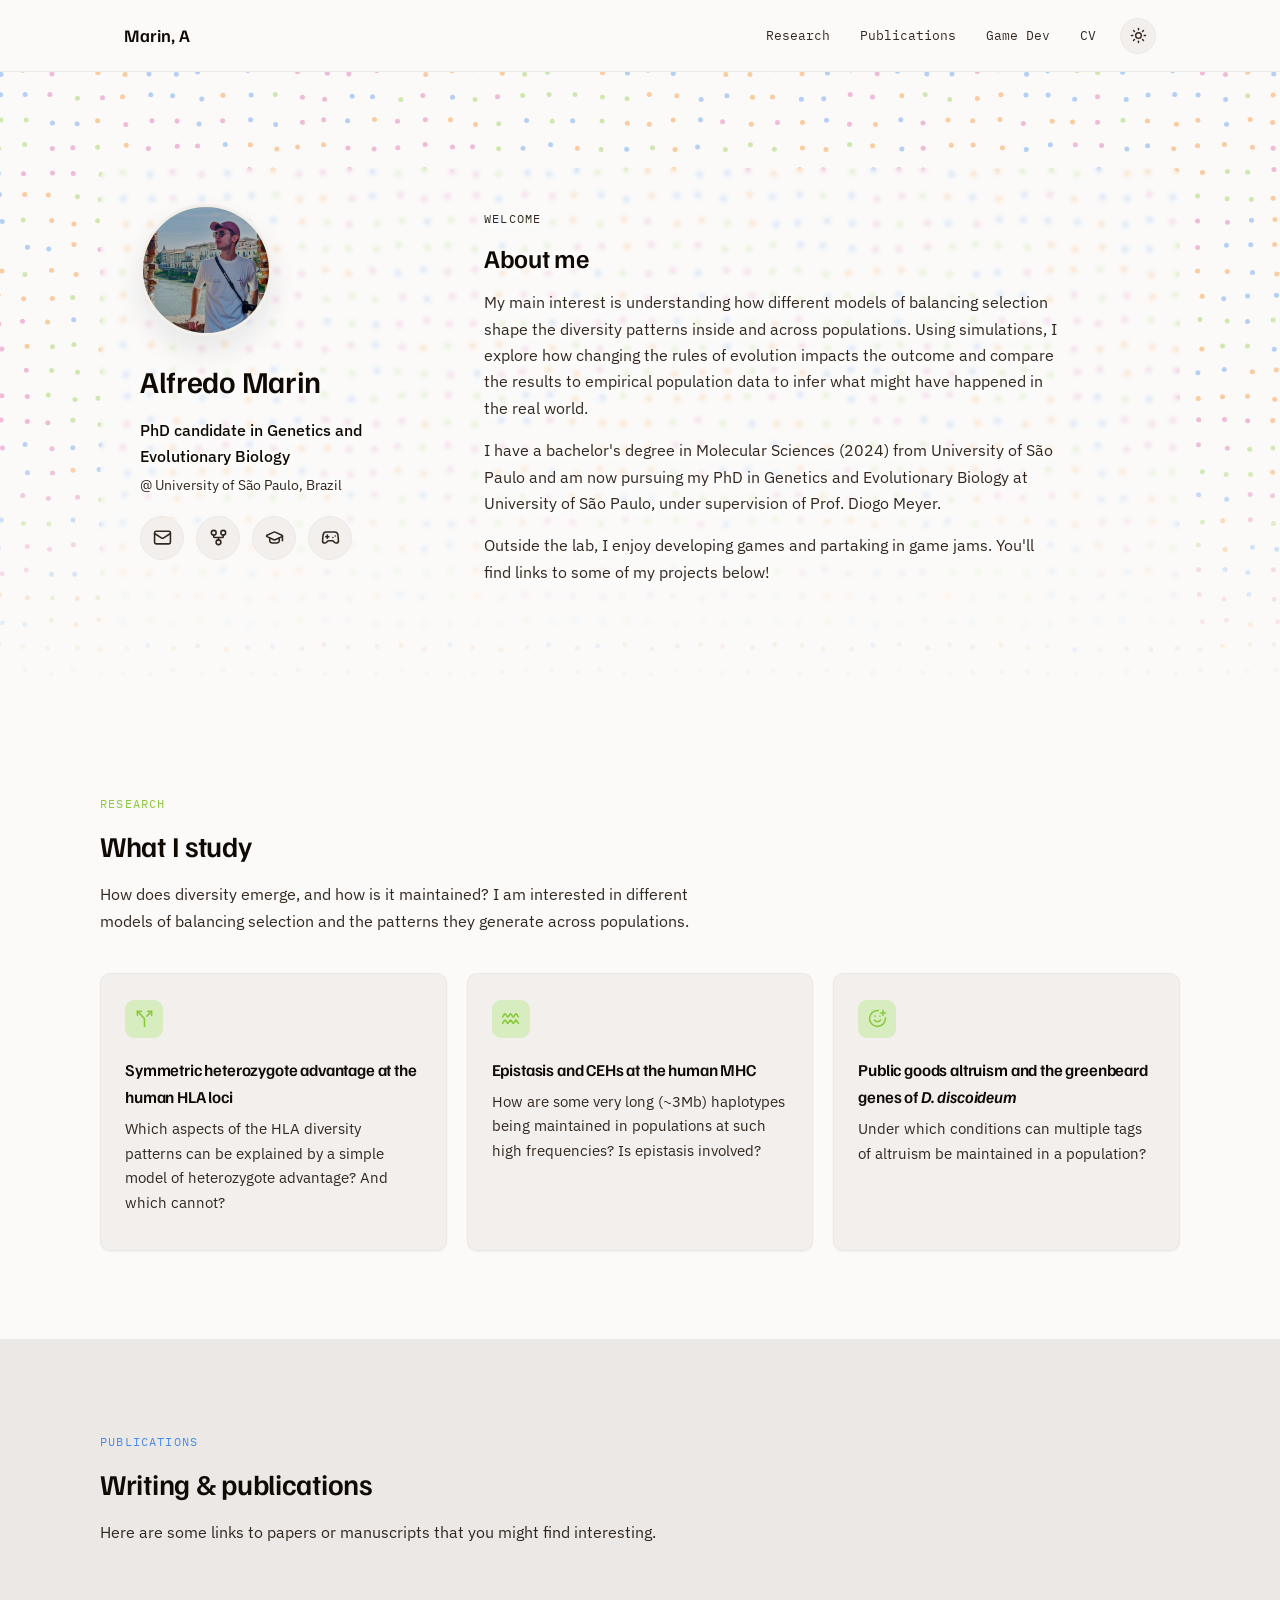
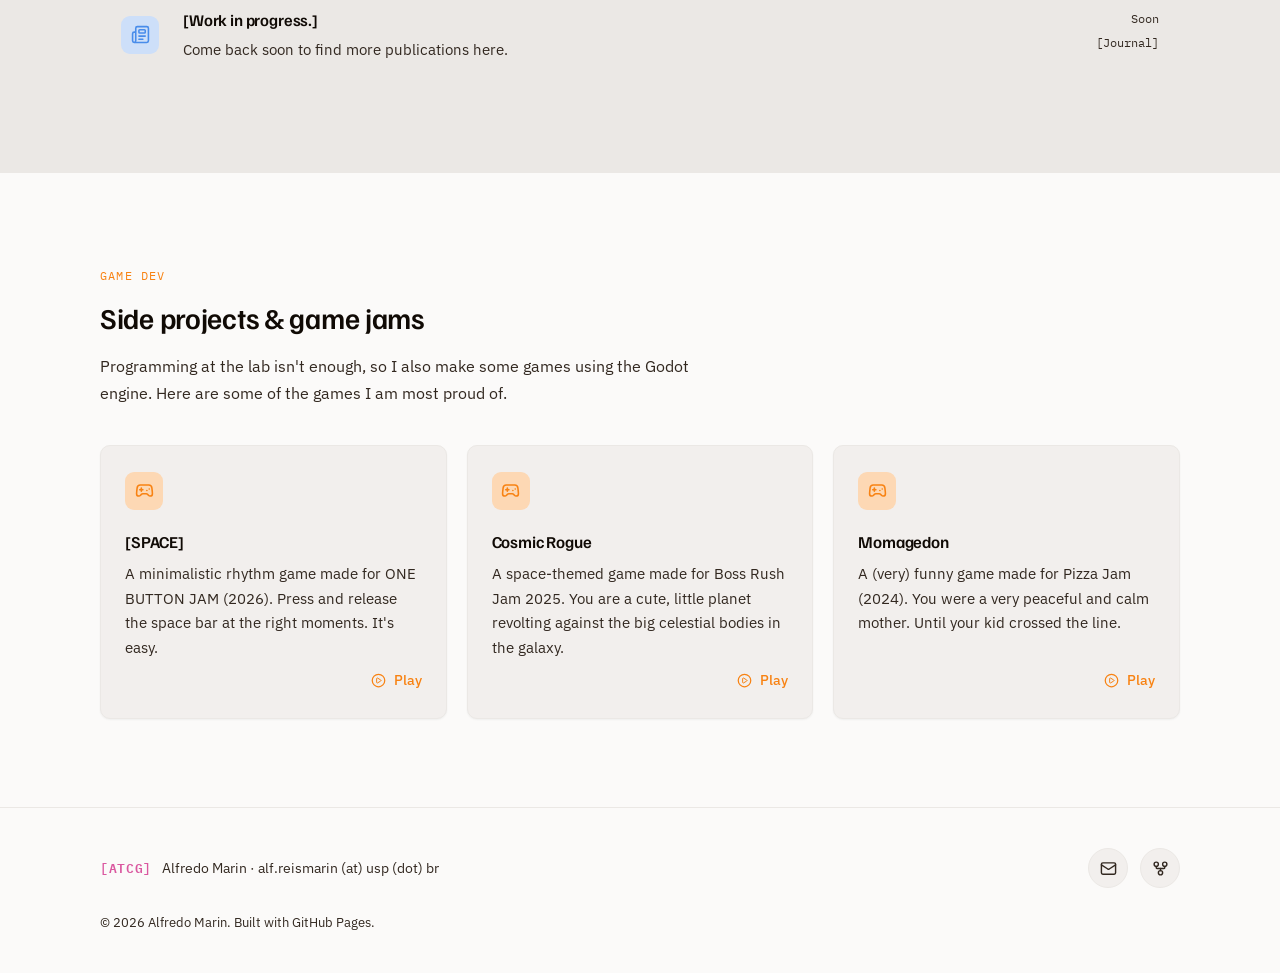
<file: index.html>
<!DOCTYPE html>
<html lang="en" data-theme="light">
<head>
<meta charset="UTF-8">
<meta name="viewport" content="width=device-width, initial-scale=1.0">
<title>Alfredo Marin @ USP</title>
<meta name="description" content="Research on evolutionary genetics and human HLA diversity, alongside game dev side projects and game jams.">

<!-- Fonts: Familjen Grotesk (display), IBM Plex Sans (body), IBM Plex Mono (data / labels) -->
<link rel="preconnect" href="https://fonts.googleapis.com">
<link rel="preconnect" href="https://fonts.gstatic.com" crossorigin>
<link href="https://fonts.googleapis.com/css2?family=Familjen+Grotesk:wght@500;600;700&family=IBM+Plex+Sans:wght@400;500;600&family=IBM+Plex+Mono:wght@400;500;600&display=swap" rel="stylesheet">

<link rel="stylesheet" href="style.css">
</head>
<body>

<!-- ============ NAV ============ -->
<header class="nav" id="nav">
  <div class="nav-inner">
    <a href="#top" class="nav-brand">
      <span class="nav-name">Marin, A</span>
    </a>

    <nav class="nav-links" id="nav-links">
      <a href="#research">Research</a>
      <a href="#publications">Publications</a>
      <a href="#gamedev">Game Dev</a>
      <a href="/assets/cv.pdf">CV</a>
    </nav>

    <div class="nav-controls">
      <button class="theme-toggle" id="theme-toggle" aria-label="Toggle dark mode">
        <svg class="icon-sun" xmlns="http://www.w3.org/2000/svg" width="24" height="24" viewBox="0 0 24 24" fill="none" stroke="currentColor" stroke-width="2" stroke-linecap="round" stroke-linejoin="round" class="lucide lucide-sun-icon lucide-sun"><circle cx="12" cy="12" r="4"/><path d="M12 2v2"/><path d="M12 20v2"/><path d="m4.93 4.93 1.41 1.41"/><path d="m17.66 17.66 1.41 1.41"/><path d="M2 12h2"/><path d="M20 12h2"/><path d="m6.34 17.66-1.41 1.41"/><path d="m19.07 4.93-1.41 1.41"/></svg>
        <svg class="icon-moon" xmlns="http://www.w3.org/2000/svg" width="24" height="24" viewBox="0 0 24 24" fill="none" stroke="currentColor" stroke-width="2" stroke-linecap="round" stroke-linejoin="round" class="lucide lucide-moon-icon lucide-moon"><path d="M20.985 12.486a9 9 0 1 1-9.473-9.472c.405-.022.617.46.402.803a6 6 0 0 0 8.268 8.268c.344-.215.825-.004.803.401"/></svg>
      </button>
      <button class="nav-burger" id="nav-burger" aria-label="Open menu" aria-expanded="false">
        <span></span><span></span><span></span>
      </button>
    </div>
  </div>
</header>

<main id="top">

  <!-- ============ HERO ============ -->
  <section class="hero">
    <canvas class="drift-canvas" id="drift-canvas" aria-hidden="true"></canvas>

    <div class="hero-inner">
      <div class="hero-profile">
        <div class="hero-photo">
          <img src="/assets/profile.jpg" alt="Alfredo Marin" onerror="this.style.display='none'; this.parentElement.classList.add('photo-empty')">
        </div>
        <h1 class="hero-name">Alfredo Marin</h1>
        <p class="hero-role">PhD candidate in Genetics and Evolutionary Biology</p>
        <p class="hero-affiliation">@ University of São Paulo, Brazil</p>

        <ul class="social-row">
          <li><a href="mailto:alf.reismarin@usp.br" aria-label="Email">
            <svg xmlns="http://www.w3.org/2000/svg" width="24" height="24" viewBox="0 0 24 24" fill="none" stroke="currentColor" stroke-width="2" stroke-linecap="round" stroke-linejoin="round" class="lucide lucide-mail-icon lucide-mail"><path d="m22 7-8.991 5.727a2 2 0 0 1-2.009 0L2 7"/><rect x="2" y="4" width="20" height="16" rx="2"/></svg>
          </a></li>
          <li><a href="https://github.com/alfroids" aria-label="GitHub">
            <svg xmlns="http://www.w3.org/2000/svg" width="24" height="24" viewBox="0 0 24 24" fill="none" stroke="currentColor" stroke-width="2" stroke-linecap="round" stroke-linejoin="round" class="lucide lucide-git-fork-icon lucide-git-fork"><circle cx="12" cy="18" r="3"/><circle cx="6" cy="6" r="3"/><circle cx="18" cy="6" r="3"/><path d="M18 9v2c0 .6-.4 1-1 1H7c-.6 0-1-.4-1-1V9"/><path d="M12 12v3"/></svg>
          </a></li>
          <li><a href="https://scholar.google.com.br/" aria-label="Google Scholar">
            <svg xmlns="http://www.w3.org/2000/svg" width="24" height="24" viewBox="0 0 24 24" fill="none" stroke="currentColor" stroke-width="2" stroke-linecap="round" stroke-linejoin="round" class="lucide lucide-graduation-cap-icon lucide-graduation-cap"><path d="M21.42 10.922a1 1 0 0 0-.019-1.838L12.83 5.18a2 2 0 0 0-1.66 0L2.6 9.08a1 1 0 0 0 0 1.832l8.57 3.908a2 2 0 0 0 1.66 0z"/><path d="M22 10v6"/><path d="M6 12.5V16a6 3 0 0 0 12 0v-3.5"/></svg>
          </a></li>
          <li><a href="https://alfroids.itch.io/" aria-label="Itch.io">
            <svg xmlns="http://www.w3.org/2000/svg" width="24" height="24" viewBox="0 0 24 24" fill="none" stroke="currentColor" stroke-width="2" stroke-linecap="round" stroke-linejoin="round" class="lucide lucide-gamepad2-icon lucide-gamepad-2"><line x1="6" x2="10" y1="11" y2="11"/><line x1="8" x2="8" y1="9" y2="13"/><line x1="15" x2="15.01" y1="12" y2="12"/><line x1="18" x2="18.01" y1="10" y2="10"/><path d="M17.32 5H6.68a4 4 0 0 0-3.978 3.59c-.006.052-.01.101-.017.152C2.604 9.416 2 14.456 2 16a3 3 0 0 0 3 3c1 0 1.5-.5 2-1l1.414-1.414A2 2 0 0 1 9.828 16h4.344a2 2 0 0 1 1.414.586L17 18c.5.5 1 1 2 1a3 3 0 0 0 3-3c0-1.545-.604-6.584-.685-7.258-.007-.05-.011-.1-.017-.151A4 4 0 0 0 17.32 5z"/></svg>
          </a></li>
        </ul>
      </div>

      <div class="hero-bio">
        <span class="eyebrow">Welcome</span>
        <h2>About me</h2>
        <p>My main interest is understanding how different models of balancing selection shape the diversity patterns inside and across populations. Using simulations, I explore how changing the rules of evolution impacts the outcome and compare the results to empirical population data to infer what might have happened in the real world.</p>
        <p>I have a bachelor's degree in Molecular Sciences (2024) from University of São Paulo and am now pursuing my PhD in Genetics and Evolutionary Biology at University of São Paulo, under supervision of Prof. Diogo Meyer.</p>
        <p>Outside the lab, I enjoy developing games and partaking in game jams. You'll find links to some of my projects below!</p>
      </div>
    </div>
  </section>

  <!-- ============ RESEARCH ============ -->
  <section class="section" id="research">
    <div class="section-inner">
      <div class="section-head reveal">
        <span class="eyebrow eyebrow-moss">Research</span>
        <h2 class="section-title">What I study</h2>
        <p class="section-lede">How does diversity emerge, and how is it maintained? I am interested in different models of balancing selection and the patterns they generate across populations.</p>
      </div>

      <div class="card-grid">

        <article class="card card-moss reveal">
          <div class="card-icon">
            <svg xmlns="http://www.w3.org/2000/svg" width="24" height="24" viewBox="0 0 24 24" fill="none" stroke="currentColor" stroke-width="2" stroke-linecap="round" stroke-linejoin="round" class="lucide lucide-split-icon lucide-split"><path d="M16 3h5v5"/><path d="M8 3H3v5"/><path d="M12 22v-8.3a4 4 0 0 0-1.172-2.872L3 3"/><path d="m15 9 6-6"/></svg>
          </div>
          <h3>Symmetric heterozygote advantage at the human HLA loci</h3>
          <p>Which aspects of the HLA diversity patterns can be explained by a simple model of heterozygote advantage? And which cannot?</p>
        </article>

        <article class="card card-moss reveal">
          <div class="card-icon">
            <svg xmlns="http://www.w3.org/2000/svg" width="24" height="24" viewBox="0 0 24 24" fill="none" stroke="currentColor" stroke-width="2" stroke-linecap="round" stroke-linejoin="round" class="lucide lucide-zodiac-aquarius-icon lucide-zodiac-aquarius"><path d="m2 10 2.456-3.684a.7.7 0 0 1 1.106-.013l2.39 3.413a.7.7 0 0 0 1.096-.001l2.402-3.432a.7.7 0 0 1 1.098 0l2.402 3.432a.7.7 0 0 0 1.098 0l2.389-3.413a.7.7 0 0 1 1.106.013L22 10"/><path d="m2 18.002 2.456-3.684a.7.7 0 0 1 1.106-.013l2.39 3.413a.7.7 0 0 0 1.097 0l2.402-3.432a.7.7 0 0 1 1.098 0l2.402 3.432a.7.7 0 0 0 1.098 0l2.389-3.413a.7.7 0 0 1 1.106.013L22 18.002"/></svg>
          </div>
          <h3>Epistasis and CEHs at the human MHC</h3>
          <p>How are some very long (~3Mb) haplotypes being maintained in populations at such high frequencies? Is epistasis involved?</p>
        </article>

        <article class="card card-moss reveal">
          <div class="card-icon">
            <svg xmlns="http://www.w3.org/2000/svg" width="24" height="24" viewBox="0 0 24 24" fill="none" stroke="currentColor" stroke-width="2" stroke-linecap="round" stroke-linejoin="round" class="lucide lucide-smile-plus-icon lucide-smile-plus"><path d="M22 11v1a10 10 0 1 1-9-10"/><path d="M8 14s1.5 2 4 2 4-2 4-2"/><line x1="9" x2="9.01" y1="9" y2="9"/><line x1="15" x2="15.01" y1="9" y2="9"/><path d="M16 5h6"/><path d="M19 2v6"/></svg>
          </div>
          <h3>Public goods altruism and the greenbeard genes of <i>D. discoideum</i></h3>
          <p>Under which conditions can multiple tags of altruism be maintained in a population?</p>
        </article>

      </div>
    </div>
  </section>

  <!-- ============ PUBLICATIONS ============ -->
  <section class="section section-alt" id="publications">
    <div class="section-inner">
      <div class="section-head reveal">
        <span class="eyebrow eyebrow-slate">Publications</span>
        <h2 class="section-title">Writing &amp; publications</h2>
        <p class="section-lede">Here are some links to papers or manuscripts that you might find interesting.</p>
      </div>

      <div class="post-list">

        <a class="post-row reveal" href="[link to post/paper 1]">
          <div class="post-row-icon">
            <svg xmlns="http://www.w3.org/2000/svg" width="24" height="24" viewBox="0 0 24 24" fill="none" stroke="currentColor" stroke-width="2" stroke-linecap="round" stroke-linejoin="round" class="lucide lucide-newspaper-icon lucide-newspaper"><path d="M15 18h-5"/><path d="M18 14h-8"/><path d="M4 22h16a2 2 0 0 0 2-2V4a2 2 0 0 0-2-2H8a2 2 0 0 0-2 2v16a2 2 0 0 1-4 0v-9a2 2 0 0 1 2-2h2"/><rect width="8" height="4" x="10" y="6" rx="1"/></svg>
          </div>
          <div class="post-row-main">
            <h3>[Work in progress.]</h3>
            <p>Come back soon to find more publications here.</p>
          </div>
          <div class="post-row-meta">
            <span>Soon</span>
            <span>[Journal]</span>
          </div>
        </a>

      </div>
    </div>
  </section>

  <!-- ============ GAME DEV ============ -->
  <section class="section" id="gamedev">
    <div class="section-inner">
      <div class="section-head reveal">
        <span class="eyebrow eyebrow-ochre">Game Dev</span>
        <h2 class="section-title">Side projects &amp; game jams</h2>
        <p class="section-lede">Programming at the lab isn't enough, so I also make some games using the Godot engine. Here are some of the games I am most proud of.</p>
      </div>

      <div class="card-grid">

        <article class="card card-ochre reveal">
          <div class="card-icon">
            <svg xmlns="http://www.w3.org/2000/svg" width="24" height="24" viewBox="0 0 24 24" fill="none" stroke="currentColor" stroke-width="2" stroke-linecap="round" stroke-linejoin="round" class="lucide lucide-gamepad2-icon lucide-gamepad-2"><line x1="6" x2="10" y1="11" y2="11"/><line x1="8" x2="8" y1="9" y2="13"/><line x1="15" x2="15.01" y1="12" y2="12"/><line x1="18" x2="18.01" y1="10" y2="10"/><path d="M17.32 5H6.68a4 4 0 0 0-3.978 3.59c-.006.052-.01.101-.017.152C2.604 9.416 2 14.456 2 16a3 3 0 0 0 3 3c1 0 1.5-.5 2-1l1.414-1.414A2 2 0 0 1 9.828 16h4.344a2 2 0 0 1 1.414.586L17 18c.5.5 1 1 2 1a3 3 0 0 0 3-3c0-1.545-.604-6.584-.685-7.258-.007-.05-.011-.1-.017-.151A4 4 0 0 0 17.32 5z"/></svg>
          </div>
          <h3>[SPACE]</h3>
          <p>A minimalistic rhythm game made for ONE BUTTON JAM (2026). Press and release the space bar at the right moments. It's easy.</p>
          <a class="card-link" href="https://alfroids.itch.io/momagedon"><svg class="card-mark" xmlns="http://www.w3.org/2000/svg" width="24" height="24" viewBox="0 0 24 24" fill="none" stroke="currentColor" stroke-width="2" stroke-linecap="round" stroke-linejoin="round" class="lucide lucide-circle-play-icon lucide-circle-play"><path d="M9 9.003a1 1 0 0 1 1.517-.859l4.997 2.997a1 1 0 0 1 0 1.718l-4.997 2.997A1 1 0 0 1 9 14.996z"/><circle cx="12" cy="12" r="10"/></svg>Play</a>
        </article>

        <article class="card card-ochre reveal">
          <div class="card-icon">
            <svg xmlns="http://www.w3.org/2000/svg" width="24" height="24" viewBox="0 0 24 24" fill="none" stroke="currentColor" stroke-width="2" stroke-linecap="round" stroke-linejoin="round" class="lucide lucide-gamepad2-icon lucide-gamepad-2"><line x1="6" x2="10" y1="11" y2="11"/><line x1="8" x2="8" y1="9" y2="13"/><line x1="15" x2="15.01" y1="12" y2="12"/><line x1="18" x2="18.01" y1="10" y2="10"/><path d="M17.32 5H6.68a4 4 0 0 0-3.978 3.59c-.006.052-.01.101-.017.152C2.604 9.416 2 14.456 2 16a3 3 0 0 0 3 3c1 0 1.5-.5 2-1l1.414-1.414A2 2 0 0 1 9.828 16h4.344a2 2 0 0 1 1.414.586L17 18c.5.5 1 1 2 1a3 3 0 0 0 3-3c0-1.545-.604-6.584-.685-7.258-.007-.05-.011-.1-.017-.151A4 4 0 0 0 17.32 5z"/></svg>
          </div>
          <h3>Cosmic Rogue</h3>
          <p>A space-themed game made for Boss Rush Jam 2025. You are a cute, little planet revolting against the big celestial bodies in the galaxy.</p>
          <a class="card-link" href="https://alfroids.itch.io/cosmic-rogue"><svg class="card-mark" xmlns="http://www.w3.org/2000/svg" width="24" height="24" viewBox="0 0 24 24" fill="none" stroke="currentColor" stroke-width="2" stroke-linecap="round" stroke-linejoin="round" class="lucide lucide-circle-play-icon lucide-circle-play"><path d="M9 9.003a1 1 0 0 1 1.517-.859l4.997 2.997a1 1 0 0 1 0 1.718l-4.997 2.997A1 1 0 0 1 9 14.996z"/><circle cx="12" cy="12" r="10"/></svg>Play</a>
        </article>

        <article class="card card-ochre reveal">
          <div class="card-icon">
            <svg xmlns="http://www.w3.org/2000/svg" width="24" height="24" viewBox="0 0 24 24" fill="none" stroke="currentColor" stroke-width="2" stroke-linecap="round" stroke-linejoin="round" class="lucide lucide-gamepad2-icon lucide-gamepad-2"><line x1="6" x2="10" y1="11" y2="11"/><line x1="8" x2="8" y1="9" y2="13"/><line x1="15" x2="15.01" y1="12" y2="12"/><line x1="18" x2="18.01" y1="10" y2="10"/><path d="M17.32 5H6.68a4 4 0 0 0-3.978 3.59c-.006.052-.01.101-.017.152C2.604 9.416 2 14.456 2 16a3 3 0 0 0 3 3c1 0 1.5-.5 2-1l1.414-1.414A2 2 0 0 1 9.828 16h4.344a2 2 0 0 1 1.414.586L17 18c.5.5 1 1 2 1a3 3 0 0 0 3-3c0-1.545-.604-6.584-.685-7.258-.007-.05-.011-.1-.017-.151A4 4 0 0 0 17.32 5z"/></svg>
          </div>
          <h3>Momagedon</h3>
          <p>A (very) funny game made for Pizza Jam (2024). You were a very peaceful and calm mother. Until your kid crossed the line.</p>
          <a class="card-link" href="https://alfroids.itch.io/momagedon"><svg class="card-mark" xmlns="http://www.w3.org/2000/svg" width="24" height="24" viewBox="0 0 24 24" fill="none" stroke="currentColor" stroke-width="2" stroke-linecap="round" stroke-linejoin="round" class="lucide lucide-circle-play-icon lucide-circle-play"><path d="M9 9.003a1 1 0 0 1 1.517-.859l4.997 2.997a1 1 0 0 1 0 1.718l-4.997 2.997A1 1 0 0 1 9 14.996z"/><circle cx="12" cy="12" r="10"/></svg>Play</a>
        </article>

      </div>
    </div>
  </section>

</main>

<!-- ============ FOOTER ============ -->
<footer class="footer">
  <div class="footer-inner">
    <p class="footer-line">
      <span class="mono-tag">[ATCG]</span>
      Alfredo Marin · alf.reismarin (at) usp (dot) br
    </p>
    <ul class="social-row social-row-footer">
      <li><a href="mailto:alf.reismarin@usp.br" aria-label="Email">
        <svg xmlns="http://www.w3.org/2000/svg" width="24" height="24" viewBox="0 0 24 24" fill="none" stroke="currentColor" stroke-width="2" stroke-linecap="round" stroke-linejoin="round" class="lucide lucide-mail-icon lucide-mail"><path d="m22 7-8.991 5.727a2 2 0 0 1-2.009 0L2 7"/><rect x="2" y="4" width="20" height="16" rx="2"/></svg>
      </a></li>
      <li><a href="https://github.com/alfroids" aria-label="GitHub">
        <svg xmlns="http://www.w3.org/2000/svg" width="24" height="24" viewBox="0 0 24 24" fill="none" stroke="currentColor" stroke-width="2" stroke-linecap="round" stroke-linejoin="round" class="lucide lucide-git-fork-icon lucide-git-fork"><circle cx="12" cy="18" r="3"/><circle cx="6" cy="6" r="3"/><circle cx="18" cy="6" r="3"/><path d="M18 9v2c0 .6-.4 1-1 1H7c-.6 0-1-.4-1-1V9"/><path d="M12 12v3"/></svg>
      </a></li>
    </ul>
    <p class="footer-copy">© 2026 Alfredo Marin. Built with GitHub Pages.</p>
  </div>
</footer>

<script src="script.js"></script>
</body>
</html>
</file>
<file: style.css>
/* =========================================================
   TOKENS
   A palette drawn from population genetics rather than a
   generic tech look: a pale sage "paper" background, and
   three accents doing the work of the three sections —
   moss for Research, slate for Publications, ochre for
   Game Dev. Plum only ever appears in the drift animation.
   ========================================================= */
:root{
  --bg: #FBFAF9;
  --bg-alt: #EBE8E5;
  --surface: #F2EFED;
  --ink: #100A05;
  --ink-muted: #322820;
  --border: #EBE8E5;

  --moss: #8BC93F;
  --moss-soft: #D8EDBF;
  --slate: #488CEA;
  --slate-soft: #CDDFF9;
  --ochre: #F88212;
  --ochre-soft: #FDD8B4;
  --plum: #DA58A0;
  --plum-soft: #F5D1E4;

  --shadow: 0 1px 2px rgba(28,38,32,0.05);
  --shadow-hover: 0 14px 28px rgba(28,38,32,0.09);

  --font-display: "Familjen Grotesk", sans-serif;
  --font-body: "IBM Plex Sans", sans-serif;
  --font-mono: "IBM Plex Mono", monospace;

  --radius: 10px;
  --nav-h: 72px;

  --reveal-duration: .7s;
}

[data-theme="dark"]{
  --bg: #050910;
  --bg-alt: #0A1019;
  --surface: #080D16;
  --ink: #F9FAFB;
  --ink-muted: #96A4B0;
  --border: #0A1019;

  --moss: #62A532;
  --moss-soft: #B7E09A;
  --slate: #076AED;
  --slate-soft: #A1C8FC;
  --ochre: #C06916;
  --ochre-soft: #F2BE8D;
  --plum: #CD4FA6;
  --plum-soft: #E9AFD6;

  --shadow: 0 1px 2px rgba(0,0,0,0.25);
  --shadow-hover: 0 18px 34px rgba(0,0,0,0.4);
}

*{ box-sizing: border-box; }
html{ scroll-behavior: smooth; scroll-padding-top: calc(var(--nav-h) + 12px); }

body{
  margin:0;
  background: var(--bg);
  color: var(--ink);
  font-family: var(--font-body);
  font-size: 16px;
  line-height: 1.65;
  transition: background .25s ease, color .25s ease;
}

h1,h2,h3{
  font-family: var(--font-display);
  font-weight: 600;
  letter-spacing: -0.01em;
  margin: 0 0 .4em;
}

a{ color: inherit; text-decoration: none; }
p{ margin: 0 0 1em; color: var(--ink-muted); }
ul{ list-style: none; margin:0; padding:0; }

.eyebrow{
  display:inline-block;
  font-family: var(--font-mono);
  font-size: .74rem;
  letter-spacing: .1em;
  text-transform: uppercase;
  color: var(--ink-muted);
  margin-bottom: .7em;
}
.eyebrow-moss{ color: var(--moss); }
.eyebrow-slate{ color: var(--slate); }
.eyebrow-ochre{ color: var(--ochre); }

.mono-tag{
  font-family: var(--font-mono);
  font-weight: 600;
  font-size: .8rem;
  color: var(--plum);
  letter-spacing: .05em;
}

/* =========================================================
   NAV
   ========================================================= */
.nav{
  position: sticky; top:0; z-index: 100;
  height: var(--nav-h);
  background: color-mix(in srgb, var(--bg) 90%, transparent);
  backdrop-filter: blur(8px);
  border-bottom: 1px solid var(--border);
}
.nav-inner{
  max-width: 1080px; margin: 0 auto; height:100%;
  padding: 0 24px;
  display:flex; align-items:center;
  gap: 24px;
}
.nav-brand{ display:flex; align-items:center; }
.nav-name{
  font-family: var(--font-display); font-weight:600; font-size:1.1rem;
  color: var(--ink);
}
.nav-links{ display:flex; gap: 30px; margin-left: auto; }
.nav-links a{
  font-family: var(--font-mono);
  font-size:.82rem; font-weight:400; color: var(--ink-muted);
  position:relative; padding: 4px 0;
  transition: color .15s ease;
}
.nav-links a:hover, .nav-links a:focus-visible{ color: var(--moss); }

.nav-controls{ display:flex; align-items:center; gap:12px; }
.theme-toggle{
  width:36px; height:36px; border-radius:999px;
  border:1px solid var(--border); background: var(--surface);
  color: var(--ink-muted); cursor:pointer;
  display:flex; align-items:center; justify-content:center;
  transition: border-color .15s ease, color .15s ease;
}
.theme-toggle:hover{ border-color: var(--moss); color: var(--moss); }
.theme-toggle svg{ width:17px; height:17px; }
.theme-toggle .icon-moon{ display:none; }
[data-theme="dark"] .theme-toggle .icon-sun{ display:none; }
[data-theme="dark"] .theme-toggle .icon-moon{ display:block; }

.nav-burger{
  display:none; width:36px; height:36px; border-radius:8px;
  border:1px solid var(--border); background: var(--surface);
  cursor:pointer; flex-direction:column; align-items:center; justify-content:center; gap:4px;
}
.nav-burger span{ width:16px; height:2px; background: var(--ink); border-radius:2px; }

/* =========================================================
   HERO
   The canvas simulates genetic drift: a fixed population of
   coloured alleles, each generation a few are resampled from
   a neighbour, so patches of colour randomly grow, shrink,
   or vanish. No selection pressure — pure chance. Confined
   to the hero and faded out, so it reads as a considered
   opening moment rather than a wallpaper.
   ========================================================= */
.hero{ position: relative; overflow: hidden; padding: 96px 24px 64px; }

.drift-canvas{
  position:absolute; inset:0; z-index:0; pointer-events:none;
  width:100%; height:100%;
  -webkit-mask-image: linear-gradient(to bottom, black 0%, black 55%, transparent 96%);
          mask-image: linear-gradient(to bottom, black 0%, black 55%, transparent 96%);
}

.hero-inner{
  position:relative; z-index:1;
  max-width: 1080px; margin:0 auto;
  display:grid; grid-template-columns: 280px 1fr; gap: 64px;
  background: color-mix(in srgb, var(--bg) 12%, transparent);
  backdrop-filter: blur(2.5px);
  border-radius: var(--radius);
  padding: 36px 40px;
}

.hero-profile, .hero-bio{
  text-shadow: 0 1px 10px var(--bg), 0 1px 3px var(--bg);
}

.hero-photo{
  width:132px; height:132px; border-radius:50%;
  overflow:hidden; border: 3px solid var(--surface);
  box-shadow: var(--shadow-hover);
  background: var(--moss-soft);
  margin-bottom: 20px;
}
.hero-photo img{ width:100%; height:100%; object-fit:cover; display:block; }
.hero-photo.photo-empty{ display:flex; align-items:center; justify-content:center; }

.hero-name{ font-family: var(--font-display); font-size: 1.9rem; }
.hero-role{ margin:0 0 .2em; color: var(--ink); font-weight:500; font-size:.98rem; }
.hero-affiliation{ color: var(--ink-muted); font-size:.9rem; margin-bottom:1.3em; }

.social-row{ display:flex; gap:12px; }
.social-row a{
  width:44px; height:44px; border-radius:999px;
  border:1px solid var(--border); background: var(--surface);
  display:flex; align-items:center; justify-content:center;
  color: var(--ink-muted);
  transition: border-color .15s ease, color .15s ease, transform .15s ease;
}
.social-row a svg{ width:19px; height:19px; }
.social-row a:hover{ border-color: var(--moss); color: var(--moss); transform: translateY(-2px); }

.hero-bio h2{ font-size: 1.6rem; }
.hero-bio p{ max-width: 58ch; }

/* =========================================================
   SECTIONS
   ========================================================= */
.section{ padding: 88px 24px; }
.section-alt{ background: var(--bg-alt); }
.section-inner{ max-width: 1080px; margin:0 auto; }
.section-head{ margin-bottom: 2.4em; }
.section-title{ font-size: 1.8rem; }
.section-lede{ max-width: 60ch; font-size:1.01rem; margin-bottom:0; }

.card-grid{
  display:grid; grid-template-columns: repeat(3, 1fr); gap:20px;
}

.card{
  position: relative;
  background: var(--surface);
  border: 1px solid var(--border);
  border-radius: var(--radius);
  padding: 26px 24px;
  box-shadow: var(--shadow);
  display: flex;
  flex-direction: column;
}

.card.reveal:hover{ translate: 0 -4px; box-shadow: var(--shadow-hover); }
.card-moss.reveal:hover{ border-color: var(--moss); }
.card-ochre.reveal:hover{ border-color: var(--ochre); }

.card-icon{
  width:38px; height:38px; border-radius:9px;
  display:flex; align-items:center; justify-content:center;
  margin-bottom: 18px;
  transition: background .15s ease, color .15s ease;
}
.card-moss .card-icon{ background: var(--moss-soft); color: var(--moss); }
.card-ochre .card-icon{ background: var(--ochre-soft); color: var(--ochre); }
.card-icon svg{ width:19px; height:19px; }
.card-moss.reveal:hover .card-icon{ background: var(--moss); color: #fff; }
.card-ochre.reveal:hover .card-icon{ background: var(--ochre); color: #fff; }

.card h3{ font-size: 1.04rem; transition: color .15s ease; }
.card p{ font-size:.93rem; margin-bottom: .6em; }
.card-moss.reveal:hover h3{ color: var(--moss); }
.card-ochre.reveal:hover h3{ color: var(--ochre); }

.card-link{
  display:inline-block; font-size:.87rem; font-weight:500;
  color: var(--moss);
  transition: opacity .15s ease;
  margin-top: auto;
  align-self: flex-end;
}
.card-link::after{
  content: "";
  position: absolute;
  inset: 0;
}
.card-ochre .card-link{ color: var(--ochre); }
.card-link:hover{ text-decoration: underline; }

.card-mark{
  display:inline-block;
  width: 15px; height: 15px;
  margin-right: 8px;
  vertical-align: -3px;
}
.card-mark path{ fill:none; stroke: currentColor; stroke-width: 1.6; stroke-linecap: round; }

/* =========================================================
   POST LIST
   ========================================================= */
.post-list{ display:flex; flex-direction:column; gap:2px; }
.post-row{
  position: relative;
  display:flex; justify-content:space-between; align-items:flex-start;
  gap: 24px;
  padding: 22px 20px;
  border: 1px solid var(--border);
  border-radius: var(--radius);
}
.post-row.reveal:hover{
  translate: 10px 0;
  border-color: var(--slate);
  background: var(--surface);
}
.post-row:hover h3{ color: var(--slate); }
.post-row:hover .post-row-meta{ color: var(--slate); }
.post-row-main h3{ font-size: 1.02rem; margin-bottom:.25em; transition: color .15s ease; }
.post-row-main p{ margin:0; font-size:.92rem; }
.post-row-main{ text-align: left; }
.post-row-meta{
  display:flex; flex-direction:column; align-items:flex-end;
  font-family: var(--font-mono); font-size:.74rem; color: var(--ink-muted);
  transition: color .15s ease;
  white-space:nowrap; gap:4px; padding-top:2px;
  margin-left: auto;
}

.post-row-icon{
  width:38px; height:38px; border-radius:9px;
  display:flex; align-items:center; justify-content:center;
  flex-shrink: 0;
  align-self: center;
  background: var(--slate-soft); color: var(--slate);
  transition: background .15s ease, color .15s ease;
}
.post-row-icon svg{ width:19px; height:19px; }
.post-row.reveal:hover .post-row-icon{ background: var(--slate); color: #fff; }

/* =========================================================
   FOOTER
   ========================================================= */
.footer{ border-top:1px solid var(--border); padding: 40px 24px; }
.footer-inner{
  max-width:1080px; margin:0 auto;
  display:flex; flex-wrap:wrap; align-items:center; justify-content:space-between; gap:16px;
}
.footer-line{ margin:0; font-size:.9rem; display:flex; align-items:center; gap:10px; }
.footer-copy{ margin:0; font-size:.8rem; color: var(--ink-muted); width:100%; order:3; padding-top:8px; }
.social-row-footer a{ width:40px; height:40px; }
.social-row-footer a svg{ width:17px; height:17px; }

/* =========================================================
   SCROLL REVEAL
   Elements fade and lift into place the first time they
   cross into view. Staggered slightly within a grid via
   the --d custom property set in script.js.
   ========================================================= */
.reveal{
  opacity: 0;
  transform: translateY(18px);
  transition: opacity var(--reveal-duration) ease, transform var(--reveal-duration) ease;
  transition-delay: var(--d, 0s);
}
.reveal.is-visible{
  opacity: 1;
  transform: translateY(0);
}

/* These win the cascade tie against .reveal.is-visible (equal specificity,
   declared later) so cards and publication rows get fast, snappy hover
   transitions on their own properties while keeping the slower fade+lift
   for the initial scroll reveal, which still uses plain 'transform'. */
.card.reveal{
  transition:
    opacity var(--reveal-duration) ease,
    transform var(--reveal-duration) ease,
    translate .15s ease,
    box-shadow .15s ease,
    border-color .15s ease;
  transition-delay: var(--d, 0s), var(--d, 0s), 0s, 0s, 0s;
}
.post-row.reveal{
  transition:
    opacity var(--reveal-duration) ease,
    transform var(--reveal-duration) ease,
    translate .15s ease,
    border-color .15s ease,
    background .15s ease;
  transition-delay: var(--d, 0s), var(--d, 0s), 0s, 0s, 0s;
}

/* =========================================================
   RESPONSIVE
   ========================================================= */
@media (max-width: 860px){
  .card-grid{ grid-template-columns: repeat(2, 1fr); }
  .hero-inner{ grid-template-columns: 1fr; gap: 32px; padding: 28px 24px; }
}

@media (max-width: 640px){
  .card-grid{ grid-template-columns: 1fr; }
  .nav-controls{ margin-left: auto; }
  .nav-links{
    position:absolute; top: var(--nav-h); left:0; right:0;
    background: var(--bg); border-bottom:1px solid var(--border);
    flex-direction:column; padding: 12px 24px 20px; gap: 14px;
    display:none;
  }
  .nav-links.open{ display:flex; }
  .nav-burger{ display:flex; }
  .post-row{ flex-direction:column; }
  .post-row-meta{ flex-direction:row; align-items:center; }
}

/* Respect reduced motion: no drift jitter, no scroll reveal delay/animation */
@media (prefers-reduced-motion: reduce){
  *{ transition: none !important; scroll-behavior:auto !important; animation: none !important; }
  .reveal{ opacity:1 !important; transform:none !important; }
}

/* Visible keyboard focus */
a:focus-visible, button:focus-visible{
  outline: 2px solid var(--moss);
  outline-offset: 2px;
}
</file>
